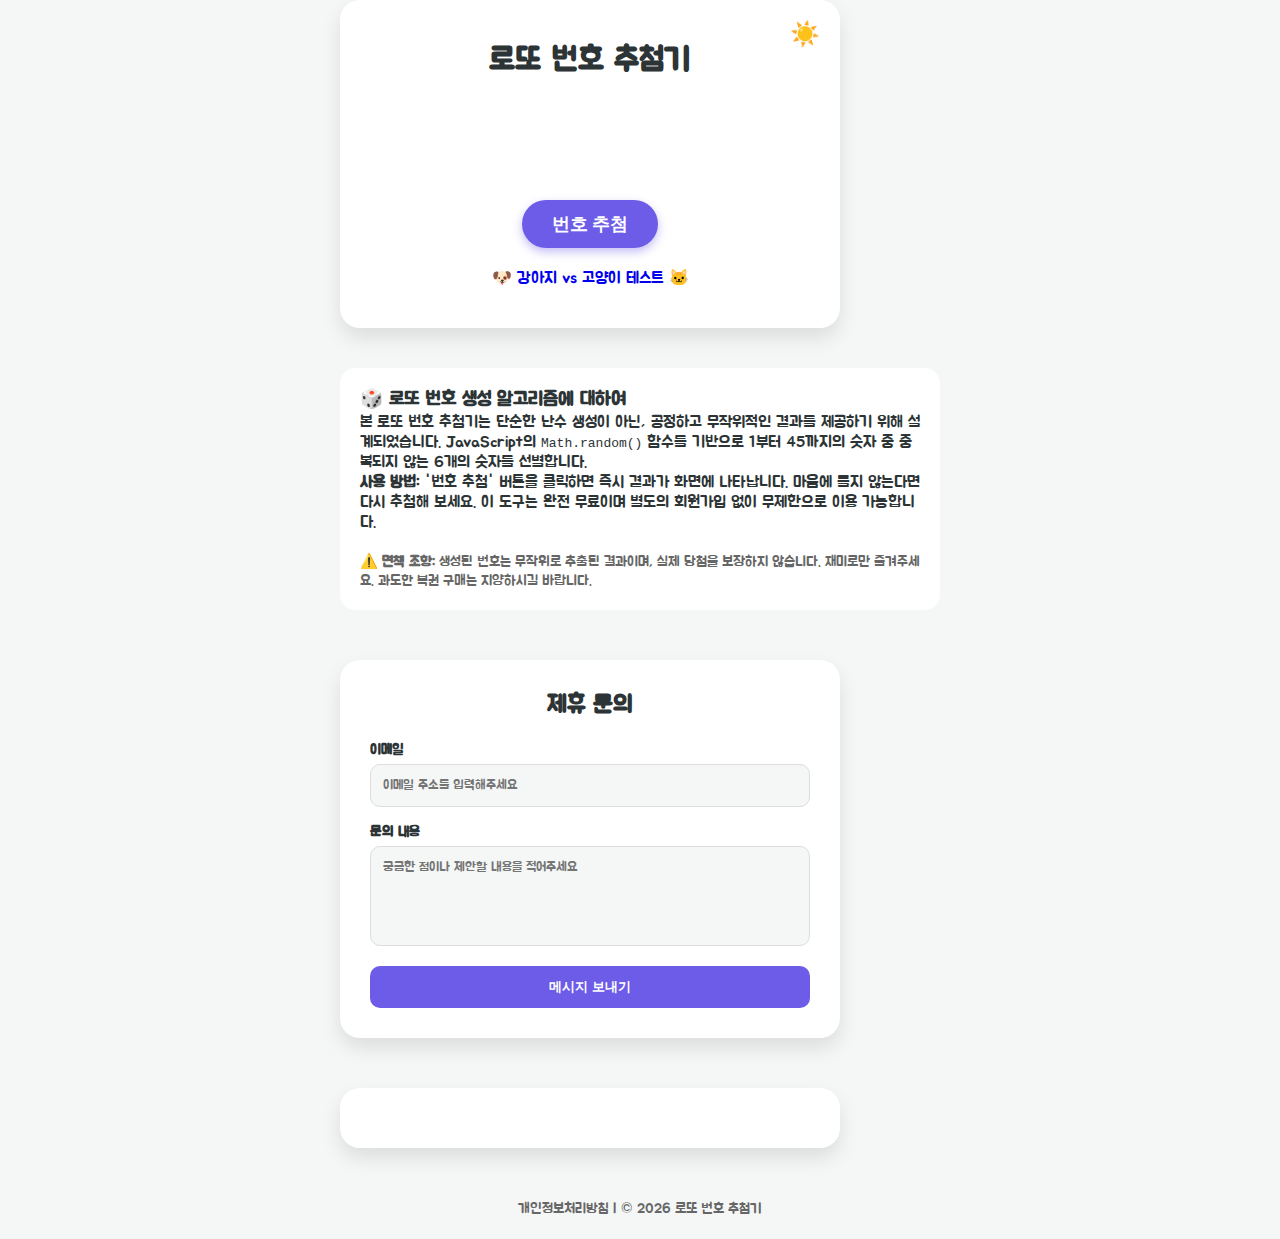
<file: index.html>
<!DOCTYPE html>
<html lang="ko">
<head>
    <meta charset="UTF-8">
    <meta name="viewport" content="width=device-width, initial-scale=1.0">
    <title>로또 번호 추첨기</title>
    <link rel="preconnect" href="https://fonts.googleapis.com">
    <link rel="preconnect" href="https://fonts.gstatic.com" crossorigin>
    <link href="https://fonts.googleapis.com/css2?family=Jua&family=Poppins:wght@400;600&display=swap" rel="stylesheet">
    <link rel="stylesheet" href="style.css">
    <style>
        body { font-family: 'Jua', 'Poppins', sans-serif; }
    </style>
    <script async src="https://pagead2.googlesyndication.com/pagead/js/adsbygoogle.js?client=ca-pub-5174584514581278"
     crossorigin="anonymous"></script>
    <!-- Google tag (gtag.js) -->
    <script async src="https://www.googletagmanager.com/gtag/js?id=G-9V0958F4DP"></script>
    <script>
      window.dataLayer = window.dataLayer || [];
      function gtag(){dataLayer.push(arguments);}
      gtag('js', new Date());

      gtag('config', 'G-9V0958F4DP');
    </script>
    <script type="text/javascript">
        (function(c,l,a,r,i,t,y){
            c[a]=c[a]||function(){(c[a].q=c[a].q||[]).push(arguments)};
            t=l.createElement(r);t.async=1;t.src="https://www.clarity.ms/tag/"+i;
            y=l.getElementsByTagName(r)[0];y.parentNode.insertBefore(t,y);
        })(window, document, "clarity", "script", "v8lgy8lhmn");
    </script>
</head>
<body>
    <div class="main-container">
        <div class="lotto-machine">
            <h1>로또 번호 추첨기</h1>
            <button id="theme-toggle" class="theme-btn">
                <span class="sun">☀️</span>
                <span class="moon">🌙</span>
            </button>
            <div class="ball-container">
                <!-- Lottery balls will be inserted here by JavaScript -->
            </div>
            <button id="draw-button">번호 추첨</button>
            
            <div style="margin-top: 20px;">
                <a href="ai.html" class="action-btn" style="text-decoration: none; display: inline-block;">🐶 강아지 vs 고양이 테스트 🐱</a>
            </div>
        </div>

        <div class="info-section" style="max-width: 600px; margin: 40px auto; text-align: left; padding: 20px; background: rgba(255,255,255,0.9); border-radius: 15px;">
            <h3>🎲 로또 번호 생성 알고리즘에 대하여</h3>
            <p>
                본 로또 번호 추첨기는 단순한 난수 생성이 아닌, 공정하고 무작위적인 결과를 제공하기 위해 설계되었습니다. 
                JavaScript의 <code>Math.random()</code> 함수를 기반으로 1부터 45까지의 숫자 중 중복되지 않는 6개의 숫자를 선별합니다.
            </p>
            <p>
                <strong>사용 방법:</strong> '번호 추첨' 버튼을 클릭하면 즉시 결과가 화면에 나타납니다. 
                마음에 들지 않는다면 다시 추첨해 보세요. 이 도구는 완전 무료이며 별도의 회원가입 없이 무제한으로 이용 가능합니다.
            </p>
            <p style="font-size: 0.9em; color: #666; margin-top: 20px;">
                <strong>⚠️ 면책 조항:</strong> 생성된 번호는 무작위로 추출된 결과이며, 실제 당첨을 보장하지 않습니다. 
                재미로만 즐겨주세요. 과도한 복권 구매는 지양하시길 바랍니다.
            </p>
        </div>

        <div class="contact-section">
            <h2>제휴 문의</h2>
            <form action="https://formspree.io/f/xlgbaypd" method="POST">
                <div class="input-group">
                    <label for="email">이메일</label>
                    <input type="email" id="email" name="email" placeholder="이메일 주소를 입력해주세요" required>
                </div>
                <div class="input-group">
                    <label for="message">문의 내용</label>
                    <textarea id="message" name="message" placeholder="궁금한 점이나 제안할 내용을 적어주세요" required></textarea>
                </div>
                <button type="submit" class="submit-btn">메시지 보내기</button>
            </form>
        </div>

        <div class="comments-section">
            <div id="disqus_thread"></div>
            <script>
                (function() { // DON'T EDIT BELOW THIS LINE
                var d = document, s = d.createElement('script');
                s.src = 'https://productbuilder-mw4s40qrex.disqus.com/embed.js';
                s.setAttribute('data-timestamp', +new Date());
                (d.head || d.body).appendChild(s);
                })();
            </script>
            <noscript>Please enable JavaScript to view the <a href="https://disqus.com/?ref_noscript">comments powered by Disqus.</a></noscript>
        </div>

        <footer style="text-align: center; margin-top: 50px; padding-bottom: 20px; color: #666; font-size: 0.9em;">
            <a href="privacy.html" style="color: #666; text-decoration: none;">개인정보처리방침</a> | 
            &copy; 2026 로또 번호 추첨기
        </footer>
    </div>

    <script src="main.js"></script>
</body>
</html>
</file>
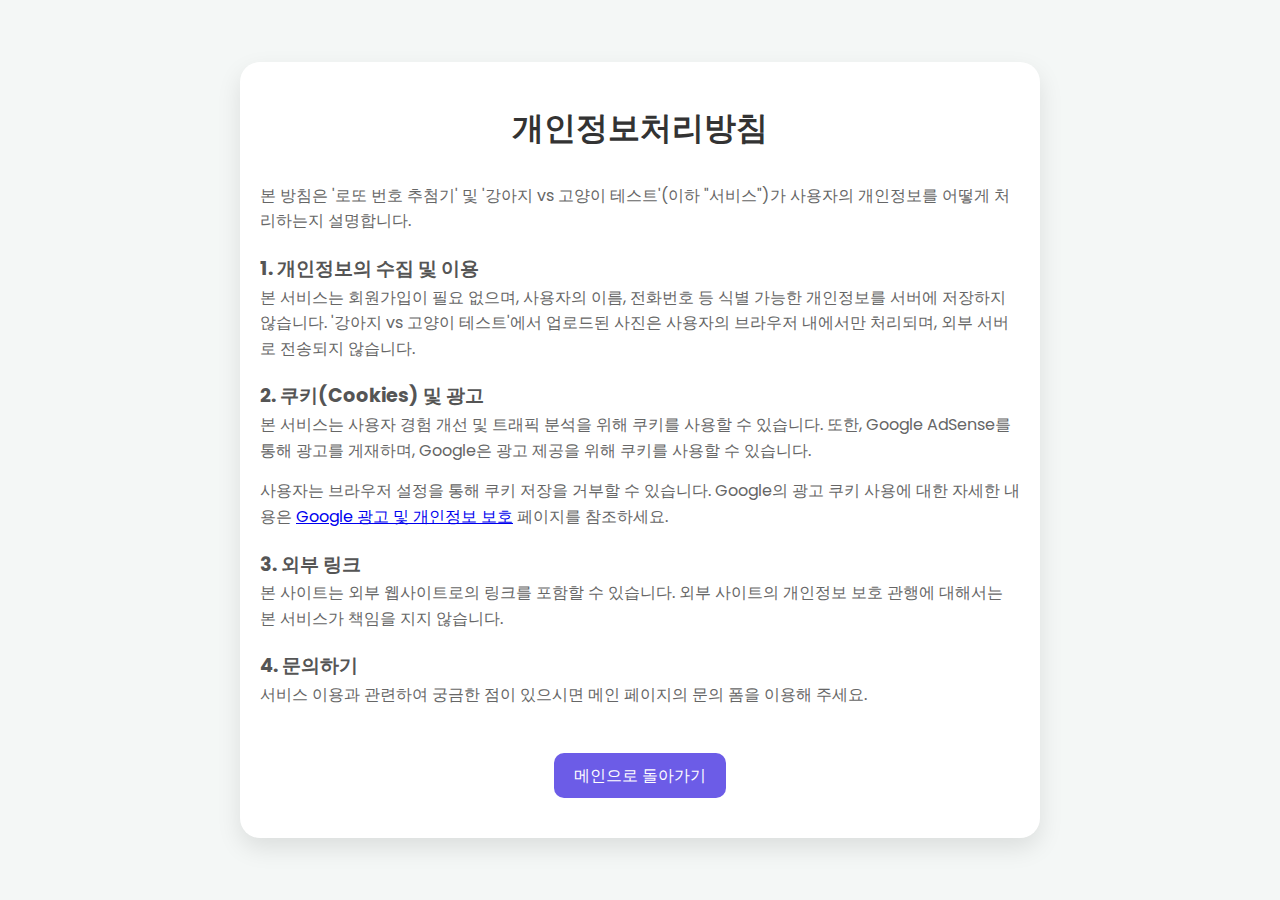
<file: privacy.html>
<!DOCTYPE html>
<html lang="ko">
<head>
    <meta charset="UTF-8">
    <meta name="viewport" content="width=device-width, initial-scale=1.0">
    <title>개인정보처리방침 - 로또 번호 추첨기</title>
    <link rel="preconnect" href="https://fonts.googleapis.com">
    <link rel="preconnect" href="https://fonts.gstatic.com" crossorigin>
    <link href="https://fonts.googleapis.com/css2?family=Jua&family=Poppins:wght@400;600&display=swap" rel="stylesheet">
    <link rel="stylesheet" href="style.css">
    <style>
        .privacy-container {
            max-width: 800px;
            margin: 0 auto;
            padding: 40px 20px;
            background-color: white;
            border-radius: 20px;
            box-shadow: 0 10px 25px rgba(0,0,0,0.1);
            text-align: left;
            line-height: 1.6;
        }
        h1 { text-align: center; margin-bottom: 30px; color: #333; }
        h2 { margin-top: 20px; color: #555; font-size: 1.2rem; }
        p { color: #666; margin-bottom: 15px; }
        .back-btn {
            display: inline-block;
            margin-top: 30px;
            padding: 10px 20px;
            background-color: #6c5ce7;
            color: white;
            text-decoration: none;
            border-radius: 10px;
            text-align: center;
        }
    </style>
    <!-- Google tag (gtag.js) -->
    <script async src="https://www.googletagmanager.com/gtag/js?id=G-9V0958F4DP"></script>
    <script>
      window.dataLayer = window.dataLayer || [];
      function gtag(){dataLayer.push(arguments);}
      gtag('js', new Date());

      gtag('config', 'G-9V0958F4DP');
    </script>
    <script type="text/javascript">
        (function(c,l,a,r,i,t,y){
            c[a]=c[a]||function(){(c[a].q=c[a].q||[]).push(arguments)};
            t=l.createElement(r);t.async=1;t.src="https://www.clarity.ms/tag/"+i;
            y=l.getElementsByTagName(r)[0];y.parentNode.insertBefore(t,y);
        })(window, document, "clarity", "script", "v8lgy8lhmn");
    </script>
</head>
<body>
    <div class="privacy-container">
        <h1>개인정보처리방침</h1>
        
        <p>본 방침은 '로또 번호 추첨기' 및 '강아지 vs 고양이 테스트'(이하 "서비스")가 사용자의 개인정보를 어떻게 처리하는지 설명합니다.</p>

        <h2>1. 개인정보의 수집 및 이용</h2>
        <p>본 서비스는 회원가입이 필요 없으며, 사용자의 이름, 전화번호 등 식별 가능한 개인정보를 서버에 저장하지 않습니다. '강아지 vs 고양이 테스트'에서 업로드된 사진은 사용자의 브라우저 내에서만 처리되며, 외부 서버로 전송되지 않습니다.</p>

        <h2>2. 쿠키(Cookies) 및 광고</h2>
        <p>본 서비스는 사용자 경험 개선 및 트래픽 분석을 위해 쿠키를 사용할 수 있습니다. 또한, Google AdSense를 통해 광고를 게재하며, Google은 광고 제공을 위해 쿠키를 사용할 수 있습니다.</p>
        <p>사용자는 브라우저 설정을 통해 쿠키 저장을 거부할 수 있습니다. Google의 광고 쿠키 사용에 대한 자세한 내용은 <a href="https://policies.google.com/technologies/ads" target="_blank">Google 광고 및 개인정보 보호</a> 페이지를 참조하세요.</p>

        <h2>3. 외부 링크</h2>
        <p>본 사이트는 외부 웹사이트로의 링크를 포함할 수 있습니다. 외부 사이트의 개인정보 보호 관행에 대해서는 본 서비스가 책임을 지지 않습니다.</p>

        <h2>4. 문의하기</h2>
        <p>서비스 이용과 관련하여 궁금한 점이 있으시면 메인 페이지의 문의 폼을 이용해 주세요.</p>

        <div style="text-align: center;">
            <a href="index.html" class="back-btn">메인으로 돌아가기</a>
        </div>
    </div>
</body>
</html>
</file>
<file: style.css>
:root {
    --primary-color: #6c5ce7;
    --primary-hover: #5649c0;
    --background-color: #f4f7f6;
    --card-bg: #ffffff;
    --text-color: #2d3436;
    --shadow: 0 10px 20px rgba(0, 0, 0, 0.1);
}

[data-theme='dark'] {
    --primary-color: #8a7ff0;
    --primary-hover: #7a6de4;
    --background-color: #1a1a2e;
    --card-bg: #16213e;
    --text-color: #e0e0e0;
    --shadow: 0 10px 20px rgba(0, 0, 0, 0.25);
}

* {
    box-sizing: border-box;
    margin: 0;
    padding: 0;
}

body {
    font-family: 'Poppins', sans-serif;
    display: flex;
    justify-content: center;
    align-items: center;
    min-height: 100vh;
    background: var(--background-color);
    color: var(--text-color);
    transition: background-color 0.4s, color 0.4s;
}

.lotto-machine {
    background-color: var(--card-bg);
    border-radius: 20px;
    padding: 40px;
    box-shadow: var(--shadow);
    text-align: center;
    max-width: 90%;
    width: 500px;
    display: flex;
    flex-direction: column;
    align-items: center;
    position: relative;
    transition: background-color 0.4s;
}

.theme-btn {
    position: absolute;
    top: 20px;
    right: 20px;
    background: transparent;
    border: none;
    cursor: pointer;
    font-size: 1.5rem;
}

.theme-btn .moon { display: none; }
[data-theme='dark'] .theme-btn .moon { display: inline; }
[data-theme='dark'] .theme-btn .sun { display: none; }

h1 {
    margin-bottom: 30px;
    font-size: 2rem;
    font-weight: 600;
    color: var(--text-color);
}

.ball-container {
    display: flex;
    flex-wrap: wrap;
    justify-content: center;
    gap: 15px;
    margin-bottom: 30px;
    min-height: 60px; /* Keep space preventing layout shift */
}

.ball {
    width: 50px;
    height: 50px;
    border-radius: 50%;
    display: flex;
    justify-content: center;
    align-items: center;
    font-size: 1.2rem;
    font-weight: 600;
    color: #fff;
    box-shadow: 0 4px 6px rgba(0,0,0,0.2), inset 0 -5px 10px rgba(0,0,0,0.1);
    text-shadow: 0 1px 2px rgba(0,0,0,0.3);
    /* Background color is set by JS, but we can add a default */
    background-color: #dfe6e9; 
    transition: transform 0.2s ease;
}

.ball:hover {
    transform: scale(1.1);
}

#draw-button {
    padding: 12px 30px;
    font-size: 1.1rem;
    font-weight: 600;
    border: none;
    border-radius: 50px;
    background-color: var(--primary-color);
    color: white;
    cursor: pointer;
    box-shadow: 0 4px 10px rgba(108, 92, 231, 0.4);
    transition: all 0.3s ease;
}

#draw-button:hover {
    background-color: var(--primary-hover);
    transform: translateY(-2px);
    box-shadow: 0 6px 15px rgba(108, 92, 231, 0.5);
}

#draw-button:active {

    transform: translateY(0);

}



.contact-section {

    margin-top: 50px;

    background-color: var(--card-bg);

    border-radius: 20px;

    padding: 30px;

    box-shadow: var(--shadow);

    max-width: 90%;

    width: 500px;

    transition: background-color 0.4s;

}



.contact-section h2 {

    margin-bottom: 20px;

    font-size: 1.5rem;

    text-align: center;

}



.input-group {

    margin-bottom: 15px;

    text-align: left;

}



.input-group label {

    display: block;

    margin-bottom: 5px;

    font-size: 0.9rem;

    font-weight: 600;

}



.input-group input, 

.input-group textarea {

    width: 100%;

    padding: 12px;

    border-radius: 10px;

    border: 1px solid #ddd;

    background-color: var(--background-color);

    color: var(--text-color);

    font-family: inherit;

    transition: all 0.3s ease;

}



[data-theme='dark'] .input-group input,

[data-theme='dark'] .input-group textarea {

    border-color: #444;

}



.input-group textarea {

    height: 100px;

    resize: none;

}



.submit-btn {

    width: 100%;

    padding: 12px;

    border-radius: 10px;

    border: none;

    background-color: var(--primary-color);

    color: white;

    font-weight: 600;

    cursor: pointer;

    transition: background-color 0.3s;

}



.submit-btn:hover {



    background-color: var(--primary-hover);



}







.comments-section {



    margin-top: 50px;



    margin-bottom: 50px;



    background-color: var(--card-bg);



    border-radius: 20px;



    padding: 30px;



    box-shadow: var(--shadow);



    max-width: 90%;



    width: 500px;



    transition: background-color 0.4s;



}
</file>
